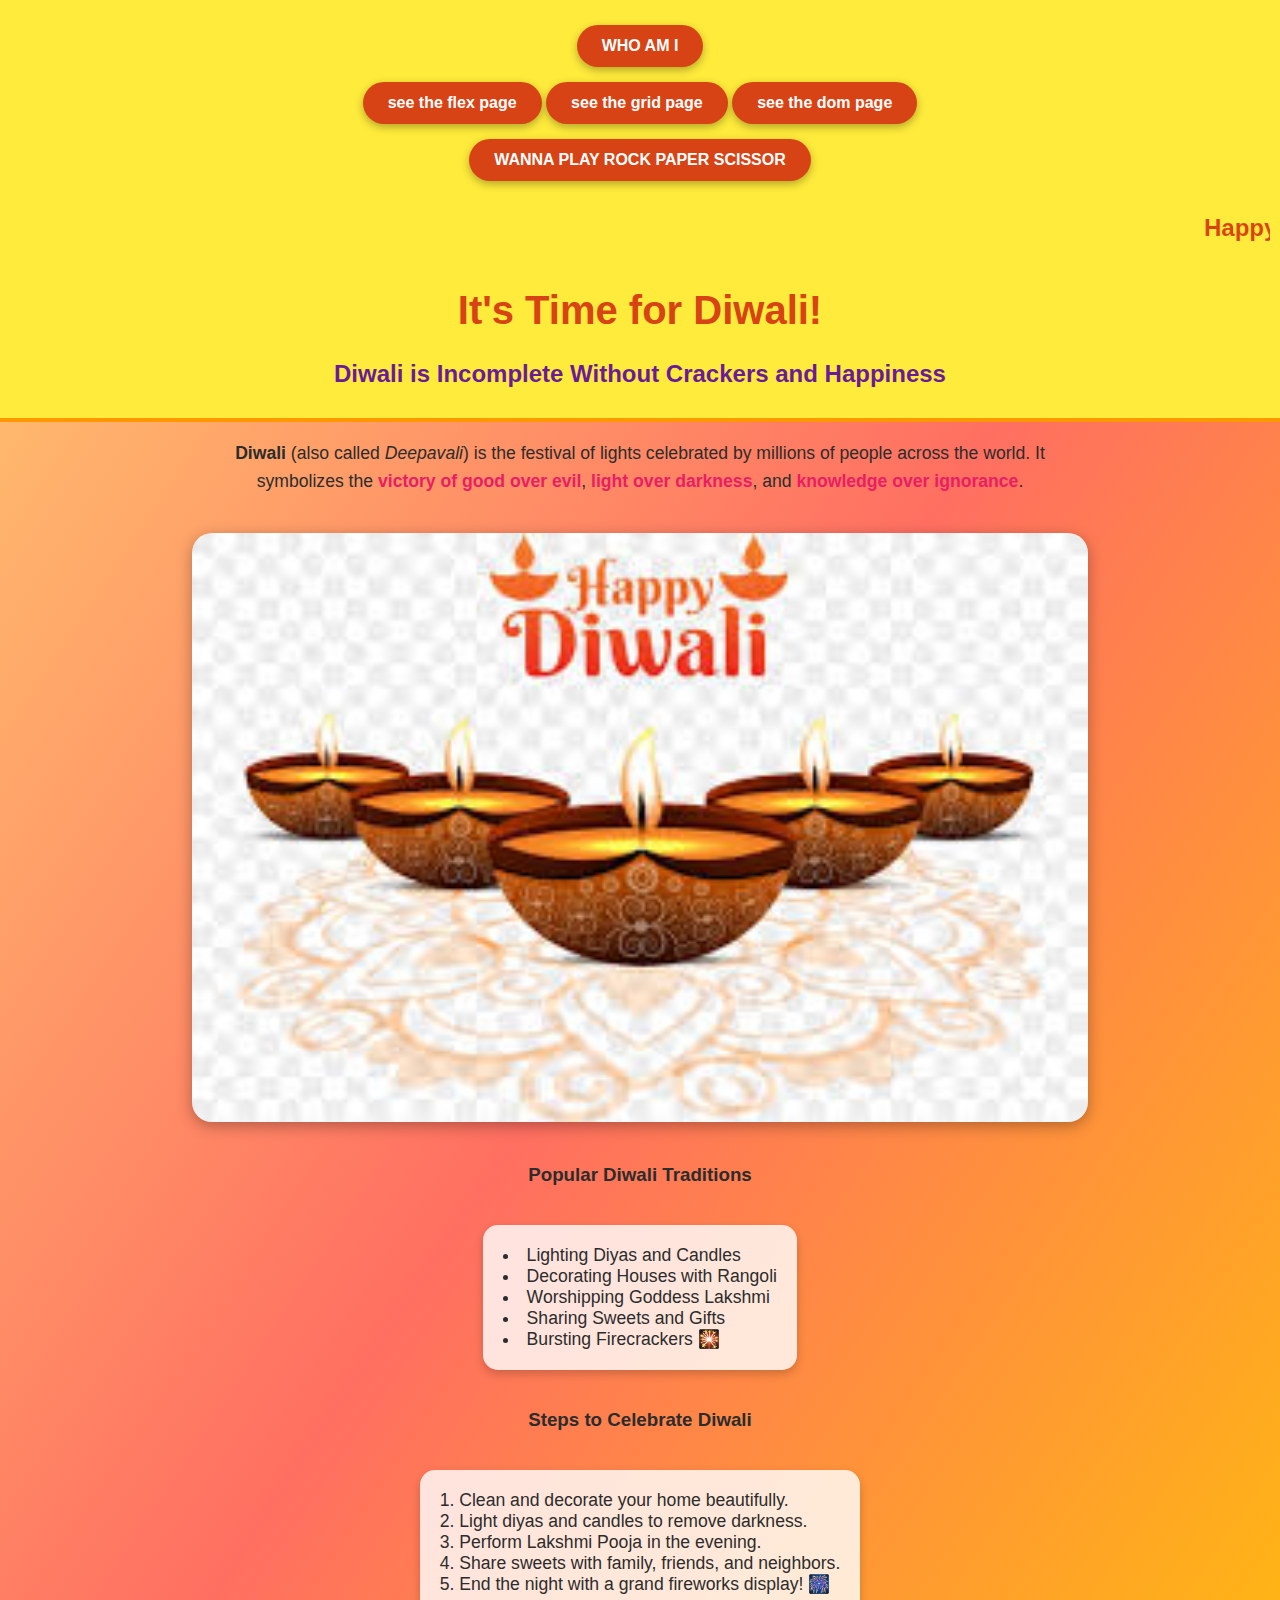
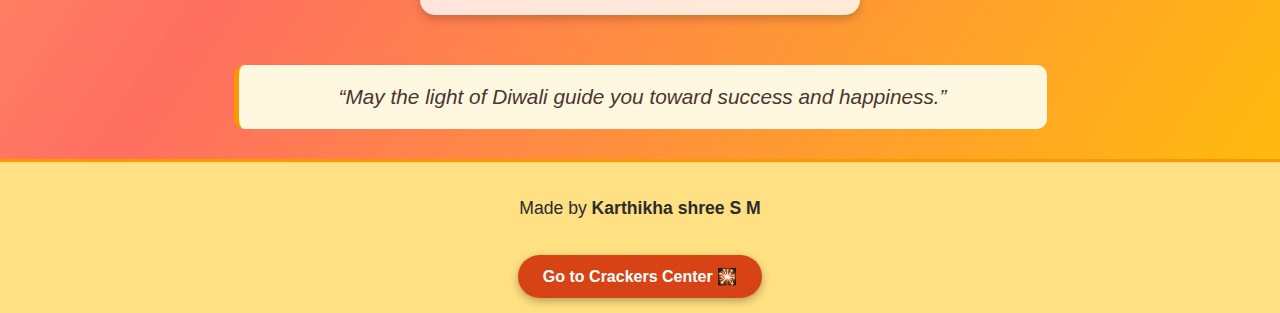
<file: index.html>
<!DOCTYPE html>
<html lang="en">

<head>
    <meta charset="UTF-8">
    <meta name="viewport" content="width=device-width, initial-scale=1.0">
    <title>Diwali Celebration</title>
    <link rel="stylesheet" href="cracker.css">
    <link href="carcker.html" rel="import">
    <link href="flex.html" rel="import">
    <link href="grid.html" rel="import">
    <link href="portfolio.html" rel="import">
    <link href="dom.html" rel="import">
    <link href="stone_paper_s/stone.html" rel="import">
</head>

<body>
    <header>
        <a class="btn" style="text-align: center;" href="portfolio.html"><b>WHO AM I </b></a>
        <br>
        <a class="btn" style="text-align: center;" href="flex.html"><b>see the flex page</b></a>
        <a class="btn" style="text-align: center;" href="grid.html"><b>see the grid page</b></a>
        <a class="btn" style="text-align: center;" href="dom.html"><b>see the dom page</b></a><br>
        <a class="btn" style="text-align: center;" href="stone_paper_s/stone.html"><b>WANNA PLAY ROCK PAPER
                SCISSOR</b></a>
        <br>

        <br>
        <marquee behavior="scroll" direction="left" scrollamount="8">
            Happy Diwali to Everyone! Celebrate with Joy, Light, and Love!
        </marquee>
        <h1> It's Time for Diwali! </h1>
        <h2>Diwali is Incomplete Without Crackers and Happiness</h2>
    </header>

    <section class="intro">
        <p>
            <b>Diwali</b> (also called <i>Deepavali</i>) is the festival of lights celebrated by millions of people
            across the world.
            It symbolizes the <span class="highlight">victory of good over evil</span>, <span class="highlight">light
                over darkness</span>,
            and <span class="highlight">knowledge over ignorance</span>.
        </p>
        <img src="[data-uri]"
            alt="Diwali Lamps" class="banner">
    </section>

    <section class="traditions">
        <h3> Popular Diwali Traditions</h3>
        <ul>
            <li>Lighting Diyas and Candles</li>
            <li>Decorating Houses with Rangoli</li>
            <li>Worshipping Goddess Lakshmi</li>
            <li>Sharing Sweets and Gifts</li>
            <li>Bursting Firecrackers 🎇</li>
        </ul>
    </section>

    <section class="steps">
        <h3> Steps to Celebrate Diwali</h3>
        <ol>
            <li>Clean and decorate your home beautifully.</li>
            <li>Light diyas and candles to remove darkness.</li>
            <li>Perform Lakshmi Pooja in the evening.</li>
            <li>Share sweets with family, friends, and neighbors.</li>
            <li>End the night with a grand fireworks display! 🎆</li>
        </ol>
    </section>

    <div class="quote">
        <blockquote>
            “May the light of Diwali guide you toward success and happiness.”
        </blockquote>
    </div>

    <footer>
        <p>Made by <b>Karthikha shree S M</b></p>
        <a href="carcker.html" class="btn">Go to Crackers Center 🎇</a>
    </footer>
</body>

</html>
</file>
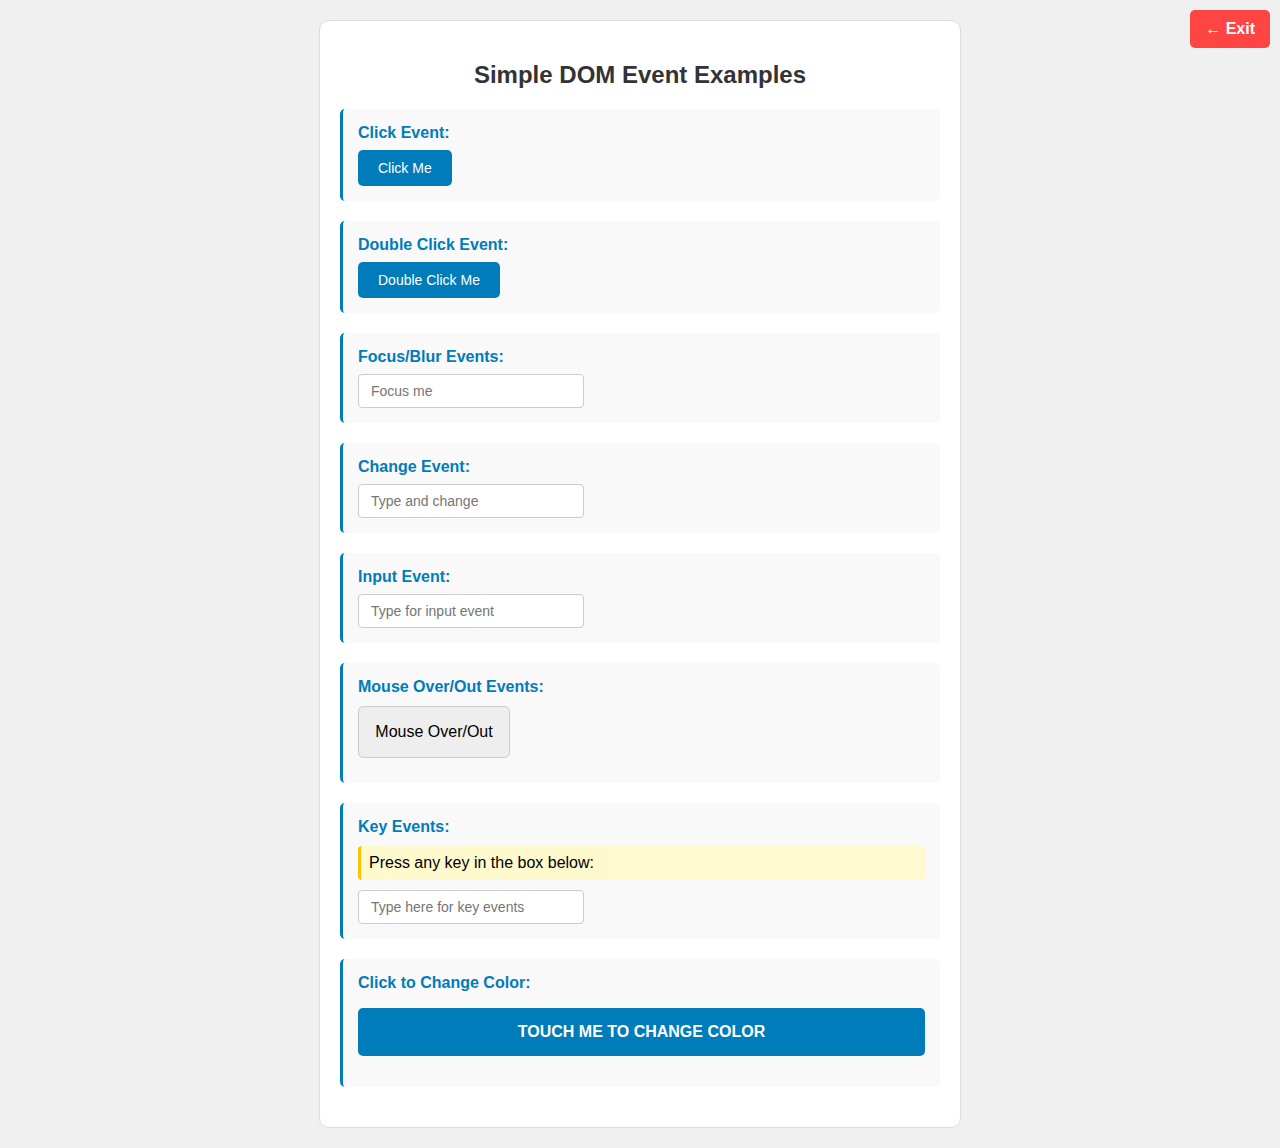
<file: dom.html>
<!DOCTYPE html>
<html lang="en">
<head>
    <meta charset="UTF-8">
    <meta name="viewport" content="width=device-width, initial-scale=1.0">
    <title>Dom</title>
    <style>
        body {
            font-family: Arial, sans-serif;
            background-color: #f0f0f0;
            padding: 20px;
            margin: 0;
        }

        .container {
            max-width: 600px;
            margin: 0 auto;
            background: white;
            padding: 20px;
            border-radius: 10px;
            border: 1px solid #ddd;
        }

        h2 {
            text-align: center;
            color: #333;
            margin-bottom: 20px;
        }

        .exit-btn {
            position: fixed;
            top: 10px;
            right: 10px;
            background: #ff4444;
            color: white;
            padding: 10px 15px;
            text-decoration: none;
            border-radius: 5px;
            font-weight: bold;
        }

        .exit-btn:hover {
            background: #cc0000;
        }

        .event-section {
            margin-bottom: 20px;
            padding: 15px;
            background: #f9f9f9;
            border-radius: 5px;
            border-left: 3px solid #007cba;
        }

        .event-label {
            font-weight: bold;
            color: #007cba;
            margin-bottom: 8px;
        }

        button {
            background: #007cba;
            color: white;
            border: none;
            padding: 10px 20px;
            border-radius: 5px;
            cursor: pointer;
            font-size: 14px;
        }

        button:hover {
            background: #005a8a;
        }

        input {
            padding: 8px 12px;
            border: 1px solid #ccc;
            border-radius: 4px;
            font-size: 14px;
            width: 200px;
        }

        input:focus {
            outline: none;
            border-color: #007cba;
        }

        #mouseDiv {
            width: 150px;
            height: 50px;
            background: #eee;
            margin: 10px 0;
            line-height: 50px;
            text-align: center;
            border-radius: 5px;
            cursor: pointer;
            border: 1px solid #ccc;
        }

        #keyPara {
            background: #fffacd;
            padding: 8px;
            border-radius: 4px;
            margin: 10px 0;
            border-left: 3px solid #ffc107;
        }

        #colorPara {
            background: #007cba;
            color: white;
            padding: 15px;
            border-radius: 5px;
            cursor: pointer;
            text-align: center;
            font-weight: bold;
        }

        #colorPara:hover {
            background: #6299b6;
        }
    </style>
</head>
<body>
    <div class="container">
        <a href="index.html" class="exit-btn">← Exit</a>
        <h2>Simple DOM Event Examples</h2>
        
        <div class="event-section">
            <div class="event-label">Click Event:</div>
            <button id="btnClick">Click Me</button>
        </div>

        <div class="event-section">
            <div class="event-label">Double Click Event:</div>
            <button id="btnDblClick">Double Click Me</button>
        </div>

        <div class="event-section">
            <div class="event-label">Focus/Blur Events:</div>
            <input id="inputFocus" type="text" placeholder="Focus me" />
        </div>

        <div class="event-section">
            <div class="event-label">Change Event:</div>
            <input id="inputChange" type="text" placeholder="Type and change" />
        </div>

        <div class="event-section">
            <div class="event-label">Input Event:</div>
            <input id="inputInput" type="text" placeholder="Type for input event" />
        </div>

        <div class="event-section">
            <div class="event-label">Mouse Over/Out Events:</div>
            <div id="mouseDiv">Mouse Over/Out</div>
        </div>

        <div class="event-section">
            <div class="event-label">Key Events:</div>
            <p id="keyPara">Press any key in the box below:</p>
            <input id="inputKey" type="text" placeholder="Type here for key events" />
        </div>

        <div class="event-section">
            <div class="event-label">Click to Change Color:</div>
            <p id="colorPara">TOUCH ME TO CHANGE COLOR</p>
        </div>
    </div>
    <script>
    // Click event
    document.getElementById('btnClick').addEventListener('click', function() {
        alert('Button Clicked!');
    });

    // Double click event
    document.getElementById('btnDblClick').addEventListener('dblclick', function() {
        this.style.background = '#ff6b6b';
        this.textContent = 'Double Clicked!';
    });

    // Mouse over/out events
    const mouseDiv = document.getElementById('mouseDiv');
    mouseDiv.addEventListener('mouseover', function() {
        mouseDiv.style.background = '#90ee90';
        mouseDiv.textContent = 'Mouse Over!';
    });
    mouseDiv.addEventListener('mouseout', function() {
        mouseDiv.style.background = '#eee';
        mouseDiv.textContent = 'Mouse Out!';
    });

    // Focus event
    document.getElementById('inputFocus').addEventListener('focus', function() {
        this.style.background = '#ffffcc';
    });
    document.getElementById('inputFocus').addEventListener('blur', function() {
        this.style.background = '';
    });

    // Change event
    document.getElementById('inputChange').addEventListener('change', function() {
        alert('Input value changed to: ' + this.value);
    });

    // Input event
    document.getElementById('inputInput').addEventListener('input', function() {
        this.style.background = '#e0f7fa';
    });

    // Keydown/keyup events
    const inputKey = document.getElementById('inputKey');
    const keyPara = document.getElementById('keyPara');
    inputKey.addEventListener('keydown', function(e) {
        keyPara.textContent = 'Key Down: ' + e.key;
    });
    inputKey.addEventListener('keyup', function(e) {
        keyPara.textContent = 'Key Up: ' + e.key;
    });

    // Click event to change color
    document.getElementById('colorPara').addEventListener('click', function() {
        this.style.color = this.style.color === 'red' ? 'blue' : 'red';
    });
    </script>
</body>
</html>
</file>
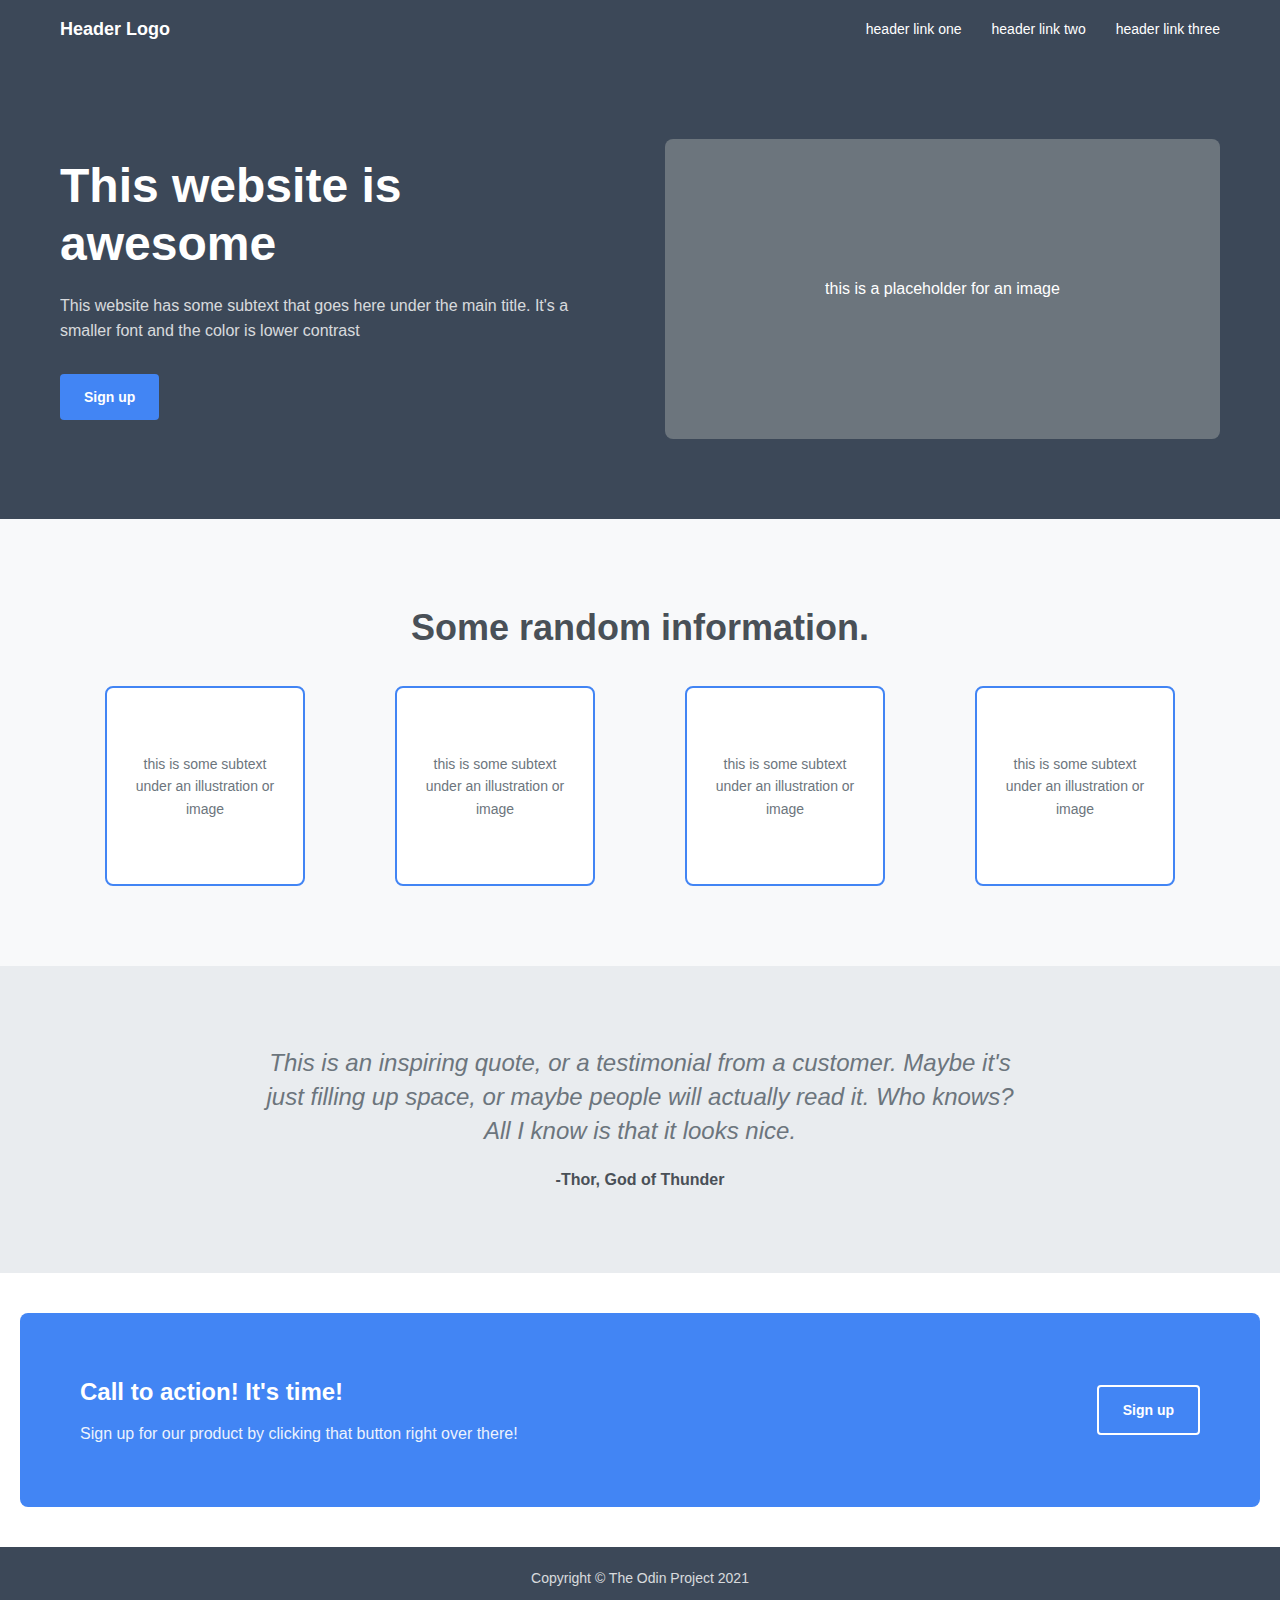
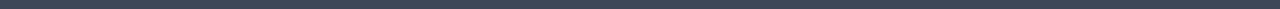
<file: flex.html>
<!DOCTYPE html>
<html lang="en">
<head>
    <meta charset="UTF-8">
    <meta name="viewport" content="width=device-width, initial-scale=1.0">
    <title>Flex page </title>
    <style>
        * {
            margin: 0;
            padding: 0;
            box-sizing: border-box;
        }

        body {
            font-family: Arial, sans-serif;
            line-height: 1.6;
        }

        .header {
            background-color: #3c4858;
            color: white;
            padding: 15px 0;
            position: relative;
        }

        .nav-container {
            max-width: 1200px;
            margin: 0 auto;
            display: flex;
            justify-content: space-between;
            align-items: center;
            padding: 0 20px;
        }

        .logo {
            font-size: 18px;
            font-weight: bold;
        }

        .nav-links {
            display: flex;
            gap: 30px;
        }

        .nav-links a {
            color: white;
            text-decoration: none;
            font-size: 14px;
        }

        .hero {
            background-color: #3c4858;
            color: white;
            padding: 80px 0;
        }

        .hero-container {
            max-width: 1200px;
            margin: 0 auto;
            display: flex;
            align-items: center;
            padding: 0 20px;
            gap: 50px;
        }

        .hero-content {
            flex: 1;
        }

        .hero-content h1 {
            font-size: 48px;
            font-weight: bold;
            margin-bottom: 20px;
            line-height: 1.2;
        }

        .hero-content p {
            font-size: 16px;
            margin-bottom: 30px;
            opacity: 0.8;
        }

        .btn-primary {
            background-color: #4285f4;
            color: white;
            padding: 12px 24px;
            border: none;
            border-radius: 4px;
            font-size: 14px;
            font-weight: bold;
            cursor: pointer;
            text-decoration: none;
            display: inline-block;
        }

        .hero-image {
            flex: 1;
            background-color: #6c757d;
            height: 300px;
            border-radius: 8px;
            display: flex;
            align-items: center;
            justify-content: center;
            color: white;
        }

        .info-section {
            background-color: #f8f9fa;
            padding: 80px 0;
            text-align: center;
        }

        .info-container {
            max-width: 1200px;
            margin: 0 auto;
            padding: 0 20px;
        }

        .info-section h2 {
            font-size: 36px;
            color: #495057;
            margin-bottom: 30px;
        }

        .info-grid {
            display: flex;
            
            /* gap: 30px; */
            justify-content: space-around;
        }

        .info-card {
            background-color: white;
            border: 2px solid #4285f4;
            border-radius: 8px;
            padding: 40px 20px;
            width: 200px;
            height: 200px;
            display: flex;
            flex-direction: column;
            justify-content: center;
            align-items: center;
        }

        .info-card p {
            color: #6c757d;
            font-size: 14px;
            text-align: center;
        }

        .quote-section {
            background-color: #e9ecef;
            padding: 80px 0;
        }

        .quote-container {
            max-width: 800px;
            margin: 0 auto;
            text-align: center;
            padding: 0 20px;
        }

        .quote-text {
            font-size: 24px;
            font-style: italic;
            color: #6c757d;
            margin-bottom: 20px;
            line-height: 1.4;
        }

        .quote-author {
            font-size: 16px;
            font-weight: bold;
            color: #495057;
        }

        .cta-section {
            background-color: #4285f4;
            color: white;
            padding: 60px 0;
            margin: 40px 20px;
            border-radius: 8px;
        }

        .cta-container {
            max-width: 1200px;
            margin: 0 auto;
            display: flex;
            justify-content: space-between;
            align-items: center;
            padding: 0 40px;
        }

        .cta-content h3 {
            font-size: 24px;
            margin-bottom: 10px;
        }

        .cta-content p {
            opacity: 0.9;
        }

        .btn-secondary {
            background-color: transparent;
            color: white;
            border: 2px solid white;
            padding: 12px 24px;
            border-radius: 4px;
            font-size: 14px;
            font-weight: bold;
            cursor: pointer;
            text-decoration: none;
            display: inline-block;
        }

        /* Footer */
        .footer {
            background-color: #3c4858;
            color: white;
            text-align: center;
            padding: 20px 0;
        }

        .footer p {
            font-size: 14px;
            opacity: 0.8;
        }
    </style>
</head>
<body>
    <header class="header">
        <div class="nav-container">
            <div class="logo">Header Logo</div>
            <nav class="nav-links">
                <a href="#">header link one</a>
                <a href="#">header link two</a>
                <a href="#">header link three</a>
            </nav>
        </div>
    </header>

    <section class="hero">
        <div class="hero-container">
            <div class="hero-content">
                <h1>This website is awesome</h1>
                <p>This website has some subtext that goes here under the main title. It's a smaller font and the color is lower contrast</p>
                <a href="carcker.html" class="btn-primary">Sign up</a>
            </div>
            <div class="hero-image">
                this is a placeholder for an image
            </div>
        </div>
    </section>

    <section class="info-section">
        <div class="info-container">
            <h2>Some random information.</h2>
            <div class="info-grid">
                <div class="info-card">
                    <p>this is some subtext under an illustration or image</p>
                </div>
                <div class="info-card">
                    <p>this is some subtext under an illustration or image</p>
                </div>
                <div class="info-card">
                    <p>this is some subtext under an illustration or image</p>
                </div>
                <div class="info-card">
                    <p>this is some subtext under an illustration or image</p>
                </div>
            </div>
        </div>
    </section>

    <section class="quote-section">
        <div class="quote-container">
            <p class="quote-text">This is an inspiring quote, or a testimonial from a customer. Maybe it's just filling up space, or maybe people will actually read it. Who knows? All I know is that it looks nice.</p>
            <p class="quote-author">-Thor, God of Thunder</p>
        </div>
    </section>

    <section class="cta-section">
        <div class="cta-container">
            <div class="cta-content">
                <h3>Call to action! It's time!</h3>
                <p>Sign up for our product by clicking that button right over there!</p>
            </div>
            <a href="index.html" class="btn-secondary">Sign up</a>
        </div>
    </section>

    <footer class="footer">
        <p>Copyright © The Odin Project 2021</p>
    </footer>
</body>
</html>
</file>
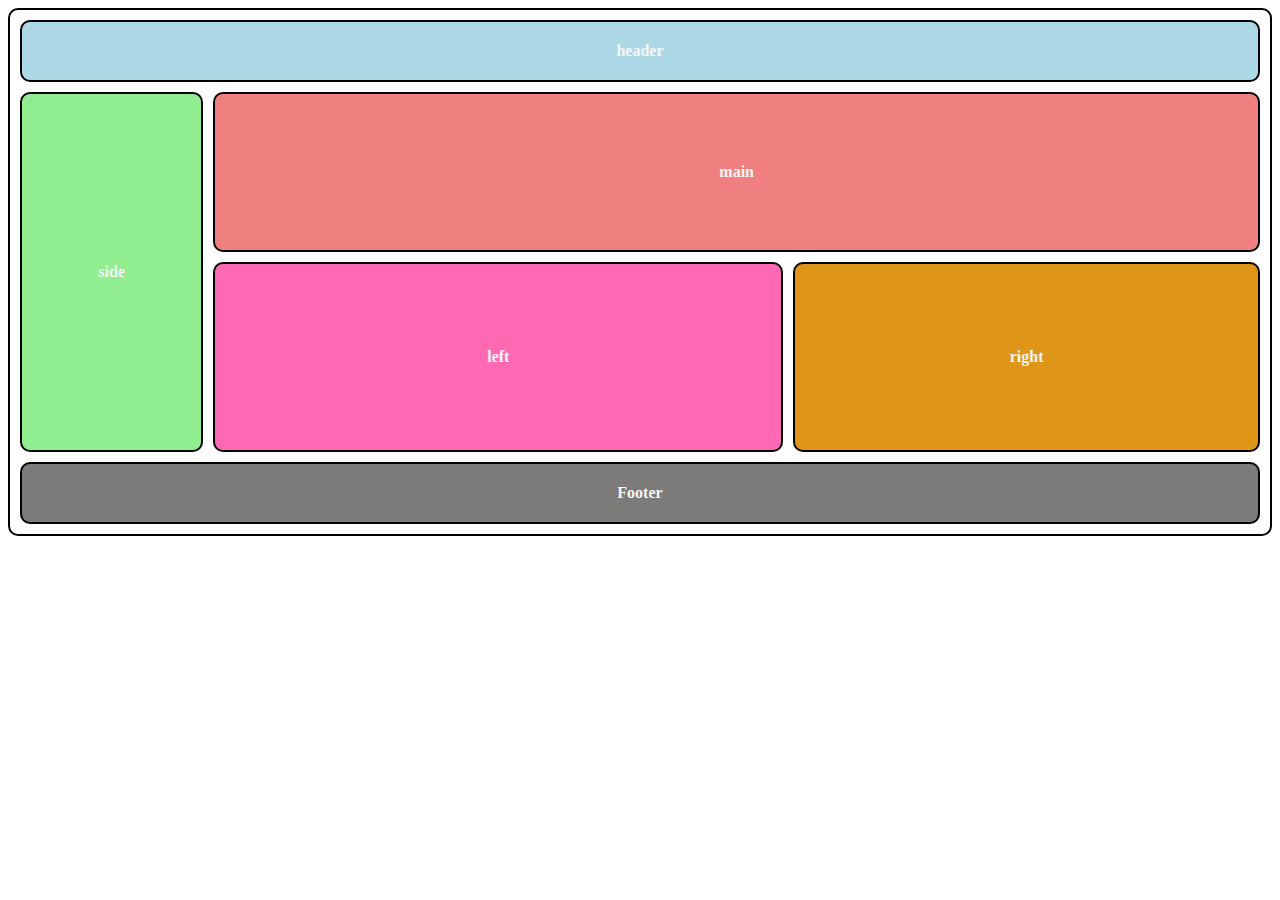
<file: grid.html>
<!DOCTYPE html>
<html lang="en">
<head>
    <meta charset="UTF-8">
    <meta name="viewport" content="width=device-width, initial-scale=1.0">
    <title>Grid layout</title>
    <link href="index.html" rel="stylesheet">
    <style>
        .grid-container {
            display:grid;
            grid-template-areas: "header header "
                                 "sidebar sidemain"
                                 "leftsidebar leftmain"
                                 "rightsidebar rightmain"
                                 "footer footer";
            /* grid-template-rows: repeat(8, 4fr); */
            gap: 10px;
            padding: 10px;
            grid-template-columns: repeat(6, 1fr);
            color:whitesmoke;
            font-weight: bold;
            border: 2px solid black;
            border-radius: 10px;

        }
        .grid-item1 {
            grid-area: header;
            background-color: lightblue;
            padding: 20px;
            grid-row-start: 1;
            grid-column-start: 1;
            grid-column-end: 16;
            grid-row-end: 3;
            /* grid-row: span 6; 
            grid-column: span 6; */
            text-align: center;
            border: 2px solid black;
            border-radius: 10px;
            
        }   
        .grid-item2 {
            grid-area: sidebar;
            background-color: lightgreen;
            padding: 20px;
            /* grid-column: span 2;
            grid-row: span 40; */
            grid-column-start: 1;
            grid-row-start: 3;
            grid-row-end: 40;
            grid-column-end: 2;
            text-align: center;
            display: flex;
            align-items: center;
            justify-content: center;
            border: 2px solid black;
            border-radius: 10px;
            
        }
        .grid-item3 {
            grid-area: sidemain;
            background-color: lightcoral;
            padding: 20px;
            display: flex;
            align-items: center;
            justify-content: center;
            /* grid-column: span 4;
            grid-row: span 20; */
            grid-column-start: 2;
            grid-row-start: 3;
            grid-row-end: 20;
            grid-column-end: 16;
            text-align: center;
            border: 2px solid black;
            border-radius: 10px;
        }
        .grid-item4 {
            grid-area: leftsidebar;
            background-color: hotpink;
            /* grid-row: span 20;
            grid-column: span 2; */
            grid-column-start: 2;
            grid-row-start: 20;
            grid-row-end: 40;
            grid-column-end: 5;
            text-align: center;
            display: flex;
            align-items: center;
            justify-content: center;
            border: 2px solid black;
            border-radius: 10px;
        }
        .grid-item6 {
            grid-area: rightsidebar;
            background-color: rgb(223, 150, 24);
            /* grid-row: span 20;
            grid-column: span 2;     */
            grid-column-start: 5;
            grid-row-start: 20;
            grid-row-end: 40;
            grid-column-end: 16;
            text-align: center;
            display: flex;
            align-items: center;
            justify-content: center;
            border: 2px solid black;
            border-radius: 10px;
        }
        
        .grid-item5 {
            grid-area: footer;
            background-color: rgb(125, 122, 122);
            padding: 20px;
            /* grid-row: span 6;
            grid-column: span 6; */
            grid-row-start: 40;
            grid-column-start: 1;
            grid-column-end: 16;
            grid-row-end: 42;
            text-align: center;
            border: 2px solid black;
            border-radius: 10px;
            color:  whitesmoke;
            font-weight: bold;
        }
        a {
            text-decoration: none;
            color: whitesmoke;
        }
    </style>
</head>
<body>
    <div class="grid-container">
        <div class="grid-item1">header</div>
        <div class="grid-item2">side </div>
        <div class="grid-item3">main</div>
        <div class="grid-item4">left</div>
        <div class="grid-item6">right</div>
        <div class="grid-item5"><a href="index.html">Footer</a></div>
        

    </div>
</body>
</html>
</file>
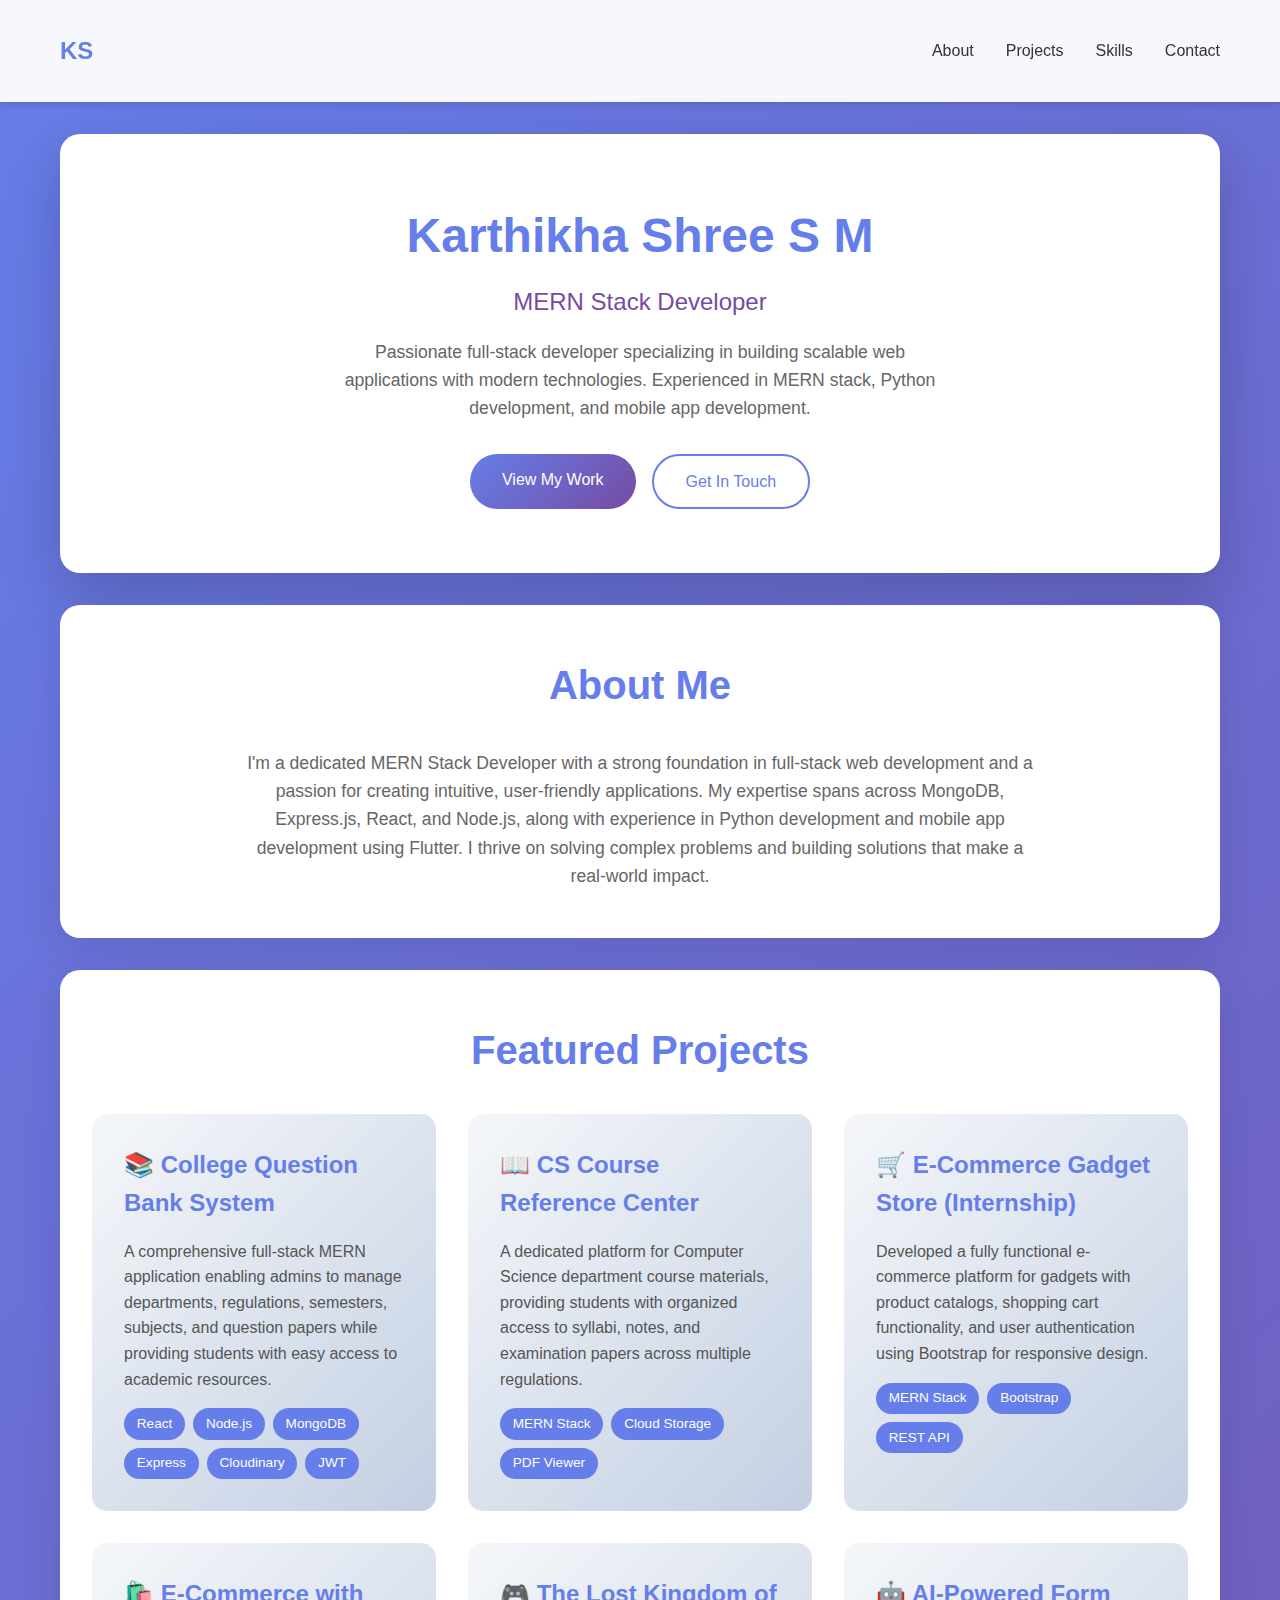
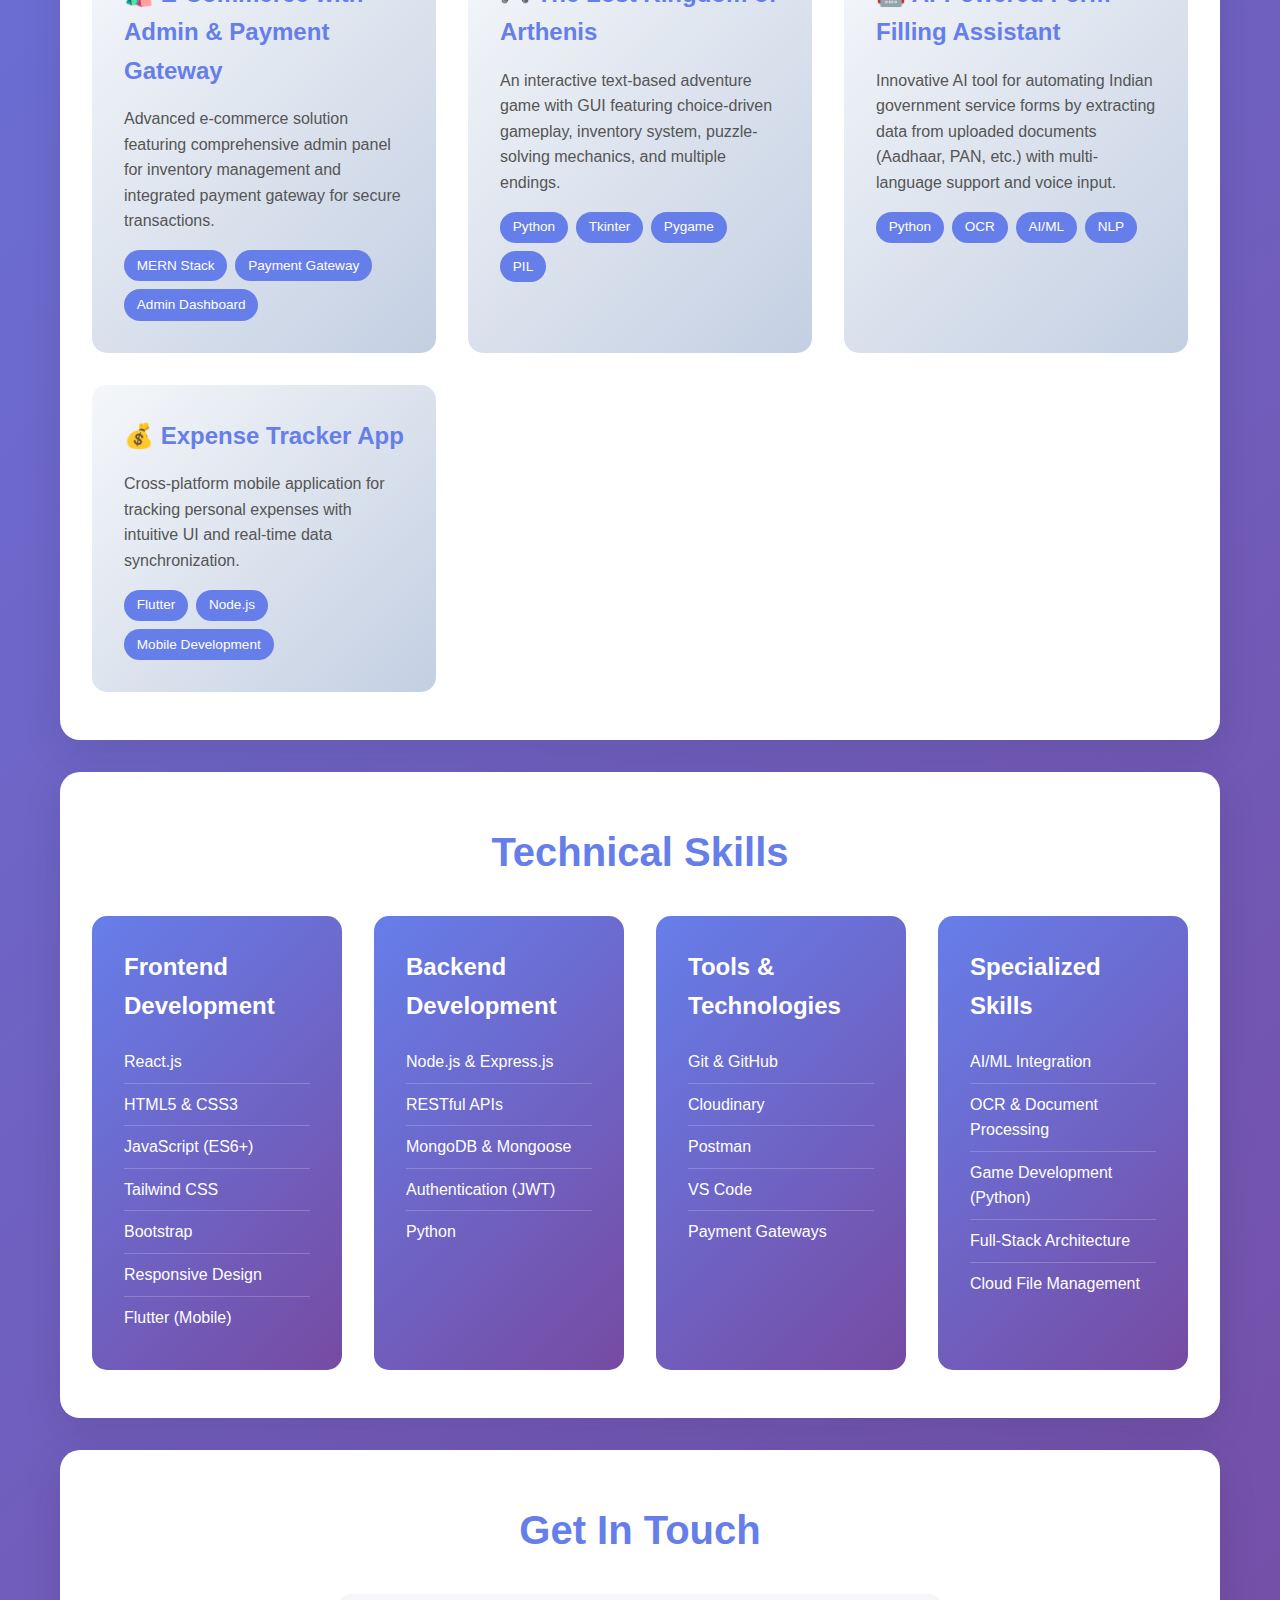
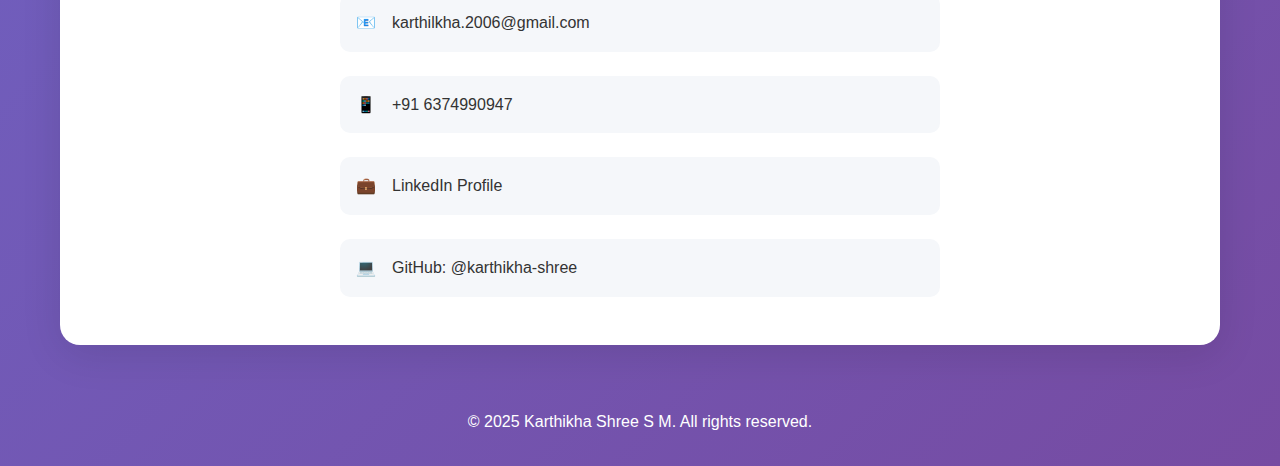
<file: portfolio.html>
<!DOCTYPE html>
<html lang="en">
<head>
    <meta charset="UTF-8">
    <meta name="viewport" content="width=device-width, initial-scale=1.0">
    <title>Karthikha Shree S M - MERN Stack Developer</title>
    <style>
        * {
            margin: 0;
            padding: 0;
            box-sizing: border-box;
        }

        body {
            font-family: 'Segoe UI', Tahoma, Geneva, Verdana, sans-serif;
            line-height: 1.6;
            color: #333;
            background: linear-gradient(135deg, #667eea 0%, #764ba2 100%);
            min-height: 100vh;
        }

        .container {
            max-width: 1200px;
            margin: 0 auto;
            padding: 0 20px;
        }

        header {
            background: rgba(255, 255, 255, 0.95);
            backdrop-filter: blur(10px);
            padding: 2rem 0;
            box-shadow: 0 4px 6px rgba(0, 0, 0, 0.1);
            position: sticky;
            top: 0;
            z-index: 100;
            animation: slideDown 0.5s ease;
        }

        @keyframes slideDown {
            from {
                transform: translateY(-100%);
                opacity: 0;
            }
            to {
                transform: translateY(0);
                opacity: 1;
            }
        }

        nav {
            display: flex;
            justify-content: space-between;
            align-items: center;
        }

        .logo {
            font-size: 1.5rem;
            font-weight: bold;
            color: #667eea;
        }

        .nav-links {
            display: flex;
            list-style: none;
            gap: 2rem;
        }

        .nav-links a {
            text-decoration: none;
            color: #333;
            font-weight: 500;
            transition: color 0.3s;
        }

        .nav-links a:hover {
            color: #667eea;
        }

        .hero {
            background: white;
            margin: 2rem auto;
            padding: 4rem 2rem;
            border-radius: 20px;
            box-shadow: 0 20px 60px rgba(0, 0, 0, 0.2);
            text-align: center;
            animation: fadeInUp 0.8s ease;
        }

        @keyframes fadeInUp {
            from {
                opacity: 0;
                transform: translateY(30px);
            }
            to {
                opacity: 1;
                transform: translateY(0);
            }
        }

        .hero h1 {
            font-size: 3rem;
            color: #667eea;
            margin-bottom: 0.5rem;
        }

        .hero h2 {
            font-size: 1.5rem;
            color: #764ba2;
            margin-bottom: 1rem;
            font-weight: 400;
        }

        .hero p {
            font-size: 1.1rem;
            color: #666;
            max-width: 600px;
            margin: 0 auto 2rem;
        }

        .cta-buttons {
            display: flex;
            gap: 1rem;
            justify-content: center;
            flex-wrap: wrap;
        }

        .btn {
            padding: 0.8rem 2rem;
            border: none;
            border-radius: 50px;
            font-size: 1rem;
            cursor: pointer;
            transition: all 0.3s;
            text-decoration: none;
            display: inline-block;
        }

        .btn-primary {
            background: linear-gradient(135deg, #667eea 0%, #764ba2 100%);
            color: white;
        }

        .btn-primary:hover {
            transform: translateY(-3px);
            box-shadow: 0 10px 20px rgba(102, 126, 234, 0.4);
        }

        .btn-secondary {
            background: white;
            color: #667eea;
            border: 2px solid #667eea;
        }

        .btn-secondary:hover {
            background: #667eea;
            color: white;
        }

        section {
            background: white;
            margin: 2rem auto;
            padding: 3rem 2rem;
            border-radius: 20px;
            box-shadow: 0 10px 40px rgba(0, 0, 0, 0.1);
            animation: fadeInUp 0.8s ease;
        }

        h2 {
            font-size: 2.5rem;
            color: #667eea;
            margin-bottom: 2rem;
            text-align: center;
        }

        .projects-grid {
            display: grid;
            grid-template-columns: repeat(auto-fit, minmax(300px, 1fr));
            gap: 2rem;
        }

        .project-card {
            background: linear-gradient(135deg, #f5f7fa 0%, #c3cfe2 100%);
            padding: 2rem;
            border-radius: 15px;
            transition: transform 0.3s, box-shadow 0.3s;
            cursor: pointer;
        }

        .project-card:hover {
            transform: translateY(-10px);
            box-shadow: 0 15px 30px rgba(0, 0, 0, 0.2);
        }

        .project-card h3 {
            color: #667eea;
            margin-bottom: 1rem;
            font-size: 1.5rem;
        }

        .project-card p {
            color: #555;
            margin-bottom: 1rem;
        }

        .tech-tags {
            display: flex;
            flex-wrap: wrap;
            gap: 0.5rem;
            margin-top: 1rem;
        }

        .tag {
            background: #667eea;
            color: white;
            padding: 0.3rem 0.8rem;
            border-radius: 20px;
            font-size: 0.85rem;
        }

        .skills-container {
            display: grid;
            grid-template-columns: repeat(auto-fit, minmax(250px, 1fr));
            gap: 2rem;
        }

        .skill-category {
            background: linear-gradient(135deg, #667eea 0%, #764ba2 100%);
            padding: 2rem;
            border-radius: 15px;
            color: white;
        }

        .skill-category h3 {
            margin-bottom: 1rem;
            font-size: 1.5rem;
        }

        .skill-category ul {
            list-style: none;
        }

        .skill-category li {
            padding: 0.5rem 0;
            border-bottom: 1px solid rgba(255, 255, 255, 0.2);
        }

        .skill-category li:last-child {
            border-bottom: none;
        }

        .contact-info {
            display: flex;
            flex-direction: column;
            gap: 1.5rem;
            max-width: 600px;
            margin: 0 auto;
        }

        .contact-item {
            display: flex;
            align-items: center;
            gap: 1rem;
            padding: 1rem;
            background: #f5f7fa;
            border-radius: 10px;
            transition: all 0.3s;
        }

        .contact-item:hover {
            background: #667eea;
            color: white;
            transform: translateX(10px);
        }

        .contact-item a {
            color: inherit;
            text-decoration: none;
        }

        footer {
            text-align: center;
            padding: 2rem;
            color: white;
            margin-top: 2rem;
        }

        @media (max-width: 768px) {
            .hero h1 {
                font-size: 2rem;
            }

            .nav-links {
                gap: 1rem;
                font-size: 0.9rem;
            }

            .projects-grid {
                grid-template-columns: 1fr;
            }
        }
    </style>
</head>
<body>
    <header>
        <nav class="container">
            <div class="logo">KS</div>
            <ul class="nav-links">
                <li><a href="#about">About</a></li>
                <li><a href="#projects">Projects</a></li>
                <li><a href="#skills">Skills</a></li>
                <li><a href="#contact">Contact</a></li>
            </ul>
        </nav>
    </header>

    <div class="container">
        <section class="hero">
            <h1>Karthikha Shree S M</h1>
            <h2>MERN Stack Developer</h2>
            <p>Passionate full-stack developer specializing in building scalable web applications with modern technologies. Experienced in MERN stack, Python development, and mobile app development.</p>
            <div class="cta-buttons">
                <a href="#projects" class="btn btn-primary">View My Work</a>
                <a href="#contact" class="btn btn-secondary">Get In Touch</a>
            </div>
        </section>

        <section id="about">
            <h2>About Me</h2>
            <p style="text-align: center; max-width: 800px; margin: 0 auto; font-size: 1.1rem; color: #666;">
                I'm a dedicated MERN Stack Developer with a strong foundation in full-stack web development and a passion for creating intuitive, user-friendly applications. My expertise spans across MongoDB, Express.js, React, and Node.js, along with experience in Python development and mobile app development using Flutter. I thrive on solving complex problems and building solutions that make a real-world impact.
            </p>
        </section>

        <section id="projects">
            <h2>Featured Projects</h2>
            <div class="projects-grid">
                <div class="project-card">
                    <h3>📚 College Question Bank System</h3>
                    <p>A comprehensive full-stack MERN application enabling admins to manage departments, regulations, semesters, subjects, and question papers while providing students with easy access to academic resources.</p>
                    <div class="tech-tags">
                        <span class="tag">React</span>
                        <span class="tag">Node.js</span>
                        <span class="tag">MongoDB</span>
                        <span class="tag">Express</span>
                        <span class="tag">Cloudinary</span>
                        <span class="tag">JWT</span>
                    </div>
                </div>

                <div class="project-card">
                    <h3>📖 CS Course Reference Center</h3>
                    <p>A dedicated platform for Computer Science department course materials, providing students with organized access to syllabi, notes, and examination papers across multiple regulations.</p>
                    <div class="tech-tags">
                        <span class="tag">MERN Stack</span>
                        <span class="tag">Cloud Storage</span>
                        <span class="tag">PDF Viewer</span>
                    </div>
                </div>

                <div class="project-card">
                    <h3>🛒 E-Commerce Gadget Store (Internship)</h3>
                    <p>Developed a fully functional e-commerce platform for gadgets with product catalogs, shopping cart functionality, and user authentication using Bootstrap for responsive design.</p>
                    <div class="tech-tags">
                        <span class="tag">MERN Stack</span>
                        <span class="tag">Bootstrap</span>
                        <span class="tag">REST API</span>
                    </div>
                </div>

                <div class="project-card">
                    <h3>🛍️ E-Commerce with Admin & Payment Gateway</h3>
                    <p>Advanced e-commerce solution featuring comprehensive admin panel for inventory management and integrated payment gateway for secure transactions.</p>
                    <div class="tech-tags">
                        <span class="tag">MERN Stack</span>
                        <span class="tag">Payment Gateway</span>
                        <span class="tag">Admin Dashboard</span>
                    </div>
                </div>

                <div class="project-card">
                    <h3>🎮 The Lost Kingdom of Arthenis</h3>
                    <p>An interactive text-based adventure game with GUI featuring choice-driven gameplay, inventory system, puzzle-solving mechanics, and multiple endings.</p>
                    <div class="tech-tags">
                        <span class="tag">Python</span>
                        <span class="tag">Tkinter</span>
                        <span class="tag">Pygame</span>
                        <span class="tag">PIL</span>
                    </div>
                </div>

                <div class="project-card">
                    <h3>🤖 AI-Powered Form Filling Assistant</h3>
                    <p>Innovative AI tool for automating Indian government service forms by extracting data from uploaded documents (Aadhaar, PAN, etc.) with multi-language support and voice input.</p>
                    <div class="tech-tags">
                        <span class="tag">Python</span>
                        <span class="tag">OCR</span>
                        <span class="tag">AI/ML</span>
                        <span class="tag">NLP</span>
                    </div>
                </div>

                <div class="project-card">
                    <h3>💰 Expense Tracker App</h3>
                    <p>Cross-platform mobile application for tracking personal expenses with intuitive UI and real-time data synchronization.</p>
                    <div class="tech-tags">
                        <span class="tag">Flutter</span>
                        <span class="tag">Node.js</span>
                        <span class="tag">Mobile Development</span>
                    </div>
                </div>
            </div>
        </section>

        <section id="skills">
            <h2>Technical Skills</h2>
            <div class="skills-container">
                <div class="skill-category">
                    <h3>Frontend Development</h3>
                    <ul>
                        <li>React.js</li>
                        <li>HTML5 & CSS3</li>
                        <li>JavaScript (ES6+)</li>
                        <li>Tailwind CSS</li>
                        <li>Bootstrap</li>
                        <li>Responsive Design</li>
                        <li>Flutter (Mobile)</li>
                    </ul>
                </div>

                <div class="skill-category">
                    <h3>Backend Development</h3>
                    <ul>
                        <li>Node.js & Express.js</li>
                        <li>RESTful APIs</li>
                        <li>MongoDB & Mongoose</li>
                        <li>Authentication (JWT)</li>
                        <li>Python</li>
                    </ul>
                </div>

                <div class="skill-category">
                    <h3>Tools & Technologies</h3>
                    <ul>
                        <li>Git & GitHub</li>
                        <li>Cloudinary</li>
                        <li>Postman</li>
                        <li>VS Code</li>
                        <li>Payment Gateways</li>
                    </ul>
                </div>

                <div class="skill-category">
                    <h3>Specialized Skills</h3>
                    <ul>
                        <li>AI/ML Integration</li>
                        <li>OCR & Document Processing</li>
                        <li>Game Development (Python)</li>
                        <li>Full-Stack Architecture</li>
                        <li>Cloud File Management</li>
                    </ul>
                </div>
            </div>
        </section>

        <section id="contact">
            <h2>Get In Touch</h2>
            <div class="contact-info">
                <div class="contact-item">
                    <span>📧</span>
                    <a href="mailto:karthilkha.2006@gmail.com">karthilkha.2006@gmail.com</a>
                </div>
                <div class="contact-item">
                    <span>📱</span>
                    <a href="tel:6374990947">+91 6374990947</a>
                </div>
                <div class="contact-item">
                    <span>💼</span>
                    <a href="https://www.linkedin.com/in/karthikha-shree-s-m-4315ba296/" target="_blank">LinkedIn Profile</a>
                </div>
                <div class="contact-item">
                    <span>💻</span>
                    <a href="https://github.com/karthikha-shree" target="_blank">GitHub: @karthikha-shree</a>
                </div>
            </div>
        </section>
    </div>

    <footer>
        <p>&copy; 2025 Karthikha Shree S M. All rights reserved.</p>
    </footer>
</body>
</html>
</file>
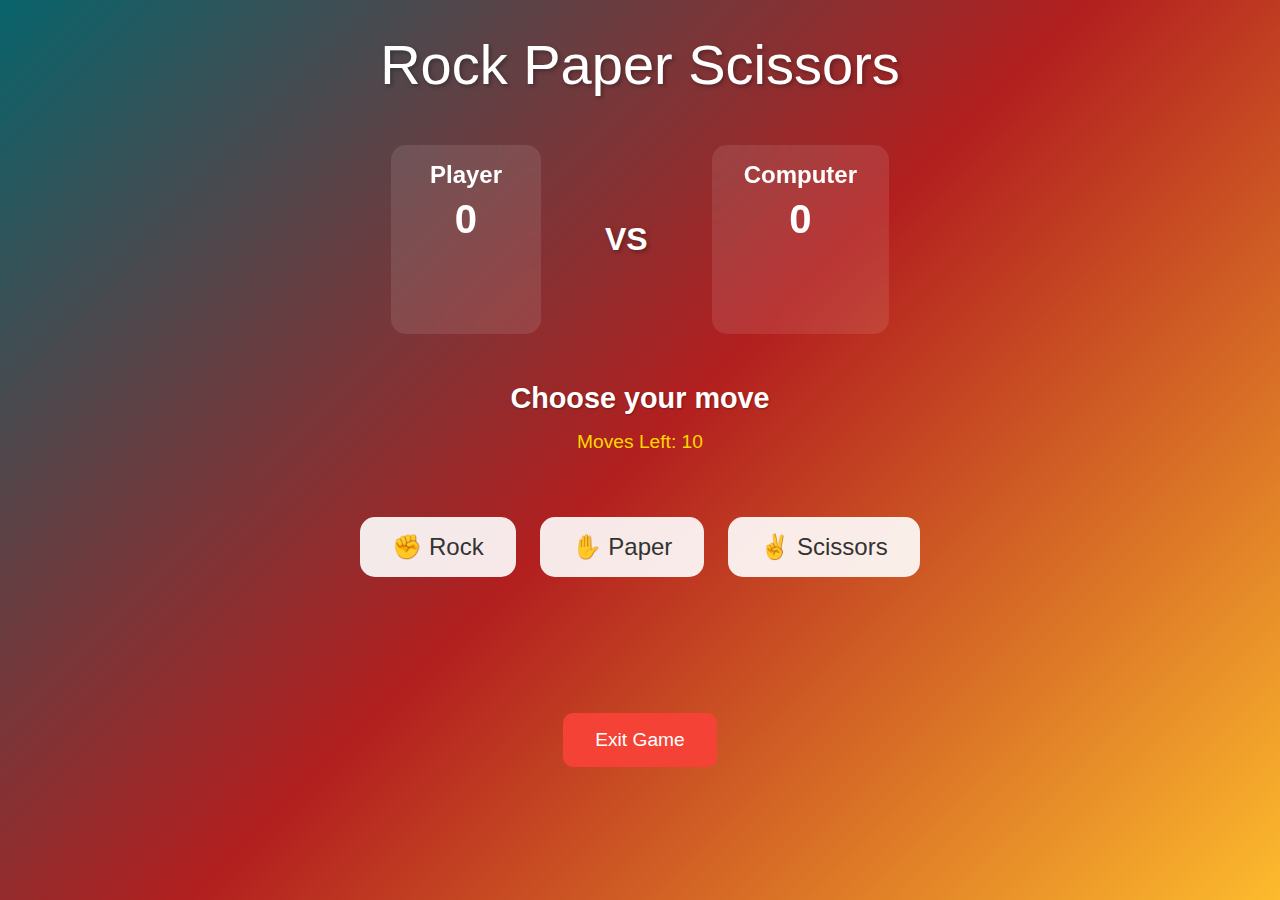
<file: stone_paper_s/stone.html>
<!DOCTYPE html>
<html lang="en">
<head>
    <meta charset="UTF-8">
    <meta name="viewport" content="width=device-width, initial-scale=1.0">
    <link rel="stylesheet" href="styles.css">
    <link href="/index.html" rel="stylesheet">
    <title>Rock Paper Scissors Game</title>
</head>
<body>
    <section class="game">
        <div class="title">Rock Paper Scissors</div>
        
        <div class="score">
            <div class="playerScore">
                <h2>Player</h2>
                <p class="p-count count">0</p>
                <div class="choice player-choice"></div>
            </div>
            <div class="vs">VS</div>
            <div class="computerScore">
                <h2>Computer</h2>
                <p class="c-count count">0</p>
                <div class="choice computer-choice"></div>
            </div>
        </div>

        <div class="move">Choose your move</div>
        <div class="movesleft">Moves Left: 10</div>

        <div class="options">
            <button class="rock">✊ Rock</button>
            <button class="paper">✋ Paper</button>
            <button class="scissor">✌️ Scissors</button>
        </div>

        <div class="result"></div>
        <button class="reload">Play Again</button>
        <button class="exit" onclick="window.location.href='../index.html'">Exit Game</button>
    </section>

    <script src="app.js"></script>
</body>
</html>
</file>
<file: cracker.css>
body {
    background: linear-gradient(to bottom right, #ffcc70, #ff6f61, #ffc107);
    font-family: 'Poppins', sans-serif;
    color: #2c2c2c;
    text-align: center;
    margin: 0;
    padding: 0;
}
marquee {
    font-size: 1.5rem;
    font-weight: bold;
    color: #d84315;
    margin: 15px 0;
}
header {
    background-color: #ffeb3b;
    padding: 10px;
    border-bottom: 4px solid #ff9800;
}

h1 {
    color: #d84315;
    font-size: 2.5rem;
}

h2 {
    color: #6a1b9a;
}

p {
    font-size: 1.1rem;
    padding: 0 15%;
    line-height: 1.6;
}

.highlight {
    color: #e91e63;
    font-weight: bold;
}

.banner {
    width: 70%;
    border-radius: 20px;
    margin: 20px auto;
    box-shadow: 0 4px 15px rgba(0, 0, 0, 0.3);
}

ul, ol {
    display: inline-block;
    text-align: left;
    font-size: 1.1rem;
    background-color: rgba(255, 255, 255, 0.8);
    border-radius: 15px;
    padding: 20px;
    list-style-position: inside;
    margin: 20px;
    box-shadow: 0 4px 10px rgba(0,0,0,0.2);
}

blockquote {
    font-style: italic;
    font-size: 1.3rem;
    color: #4e342e;
    background: #fff8e1;
    margin: 30px auto;
    padding: 20px;
    width: 60%;
    border-left: 5px solid #ff9800;
    border-radius: 10px;
}

.btn {
    display: inline-block;
    margin-top: 15px;
    padding: 12px 25px;
    background-color: #d84315;
    color: white;
    text-decoration: none;
    font-weight: bold;
    border-radius: 25px;
    box-shadow: 0 3px 8px rgba(0,0,0,0.3);
    transition: 0.3s ease;
}

.btn:hover {
    background-color: #ff5722;
    transform: scale(1.05);
}

footer {
    background-color: #ffe082;
    padding: 15px;
    border-top: 3px solid #ff9800;
    margin-top: 30px;
}
</file>
<file: stone_paper_s/styles.css>
* {
    padding: 0;
    margin: 0;
    box-sizing: border-box;
    font-family: 'Arial', sans-serif;
}

body {
    background: linear-gradient(135deg, #08646c, #b21f1f, #fdbb2d);
    min-height: 100vh;
    color: #fff;
}

.game {
    display: flex;
    flex-direction: column;
    align-items: center;
    padding: 2rem;
    min-height: 100vh;
}

.title {
    font-size: 3.5rem;
    margin-bottom: 3rem;
    text-shadow: 2px 2px 4px rgba(0, 0, 0, 0.3);
    text-align: center;
}

.score {
    display: flex;
    justify-content: center;
    align-items: center;
    gap: 4rem;
    margin-bottom: 2rem;
    width: 100%;
    max-width: 600px;
}

.playerScore, .computerScore {
    text-align: center;
    padding: 1rem 2rem;
    background: rgba(255, 255, 255, 0.1);
    border-radius: 15px;
    backdrop-filter: blur(10px);
    min-width: 150px;
}

.vs {
    font-size: 2rem;
    font-weight: bold;
    text-shadow: 2px 2px 4px rgba(0, 0, 0, 0.3);
}

.choice {
    height: 60px;
    margin-top: 1rem;
    font-size: 2rem;
}

.count {
    font-size: 2.5rem;
    font-weight: bold;
    margin: 0.5rem 0;
}

.move {
    font-size: 1.8rem;
    margin: 1rem 0;
    text-align: center;
    font-weight: bold;
    text-shadow: 1px 1px 2px rgba(0, 0, 0, 0.3);
}

.movesleft {
    font-size: 1.2rem;
    margin-bottom: 2rem;
    color: #FFD700;
}

.options {
    display: flex;
    gap: 1.5rem;
    margin: 2rem 0;
}
.exit {
    padding: 1rem 2rem;
    font-size: 1.2rem;
    border-radius: 10px;
    border: none;
    background: #f44336;
    color: white;
    cursor: pointer;
    transition: background-color 0.3s ease;
}
.rock, .paper, .scissor {
    padding: 1rem 2rem;
    font-size: 1.5rem;
    border-radius: 15px;
    border: none;
    background: rgba(255, 255, 255, 0.9);
    color: #333;
    cursor: pointer;
    transition: all 0.3s ease;
    min-width: 120px;
}

.rock:hover, .paper:hover, .scissor:hover {
    transform: translateY(-5px);
    box-shadow: 0 5px 15px rgba(0, 0, 0, 0.3);
}

.result {
    font-size: 1.5rem;
    margin: 1.5rem 0;
    padding: 1rem 2rem;
    border-radius: 10px;
    text-align: center;
    min-height: 3.5rem;
}

.reload {
    display: none;
    padding: 1rem 2rem;
    font-size: 1.2rem;
    border-radius: 10px;
    border: none;
    background: #4CAF50;
    color: white;
    cursor: pointer;
    transition: background-color 0.3s ease;
}

.reload:hover {
    background: #45a049;
}

/* Animations */
@keyframes bounce {
    0%, 100% { transform: translateY(0); }
    50% { transform: translateY(-10px); }
}

.winner {
    animation: bounce 0.5s ease;
}

/* Responsive Design */
@media screen and (max-width: 768px) {
    .title {
        font-size: 2.5rem;
    }

    .score {
        gap: 2rem;
    }

    .playerScore, .computerScore {
        padding: 0.8rem 1.5rem;
        min-width: 120px;
    }

    .options {
        flex-direction: column;
        align-items: center;
    }

    .rock, .paper, .scissor {
        width: 200px;
    }
}

@media screen and (max-width: 480px) {
    .title {
        font-size: 2rem;
    }

    .score {
        flex-direction: column;
        gap: 1rem;
    }

    .vs {
        font-size: 1.5rem;
    }

    .move {
        font-size: 1.5rem;
    }
}
</file>
